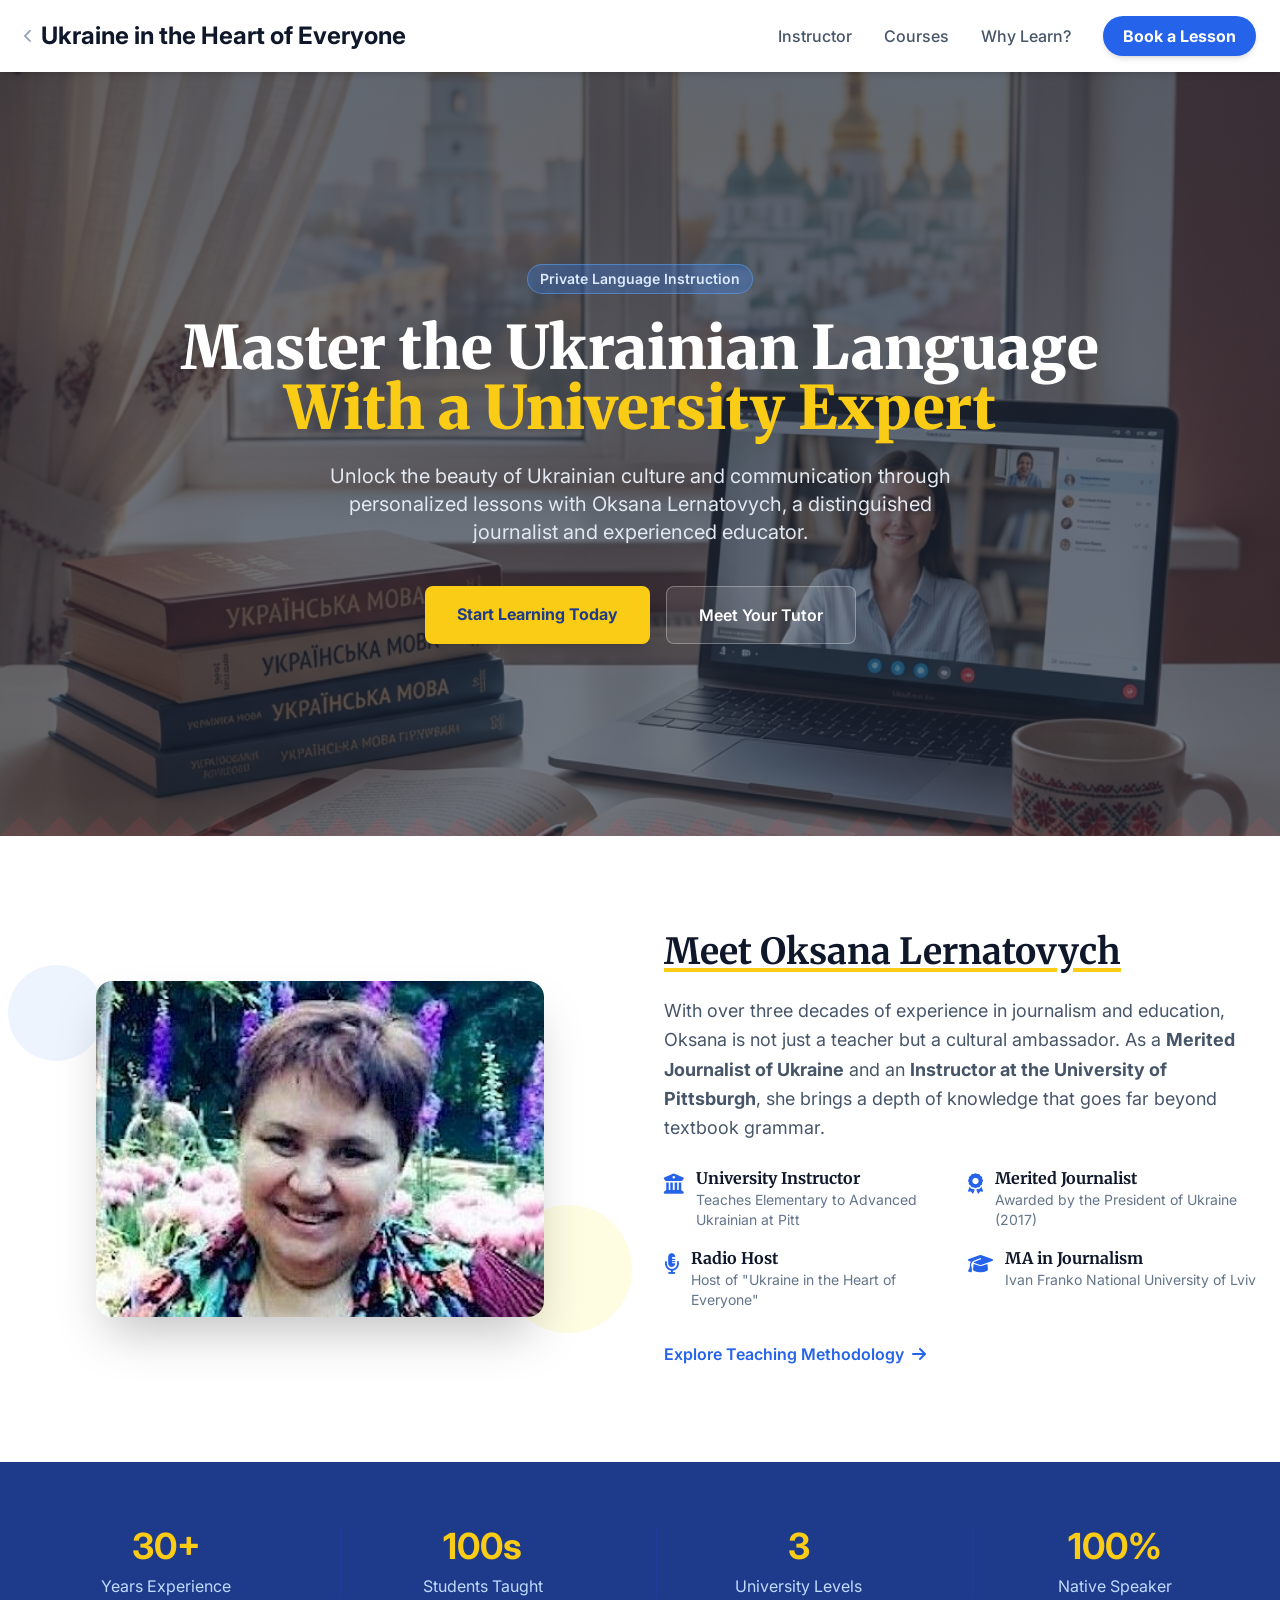
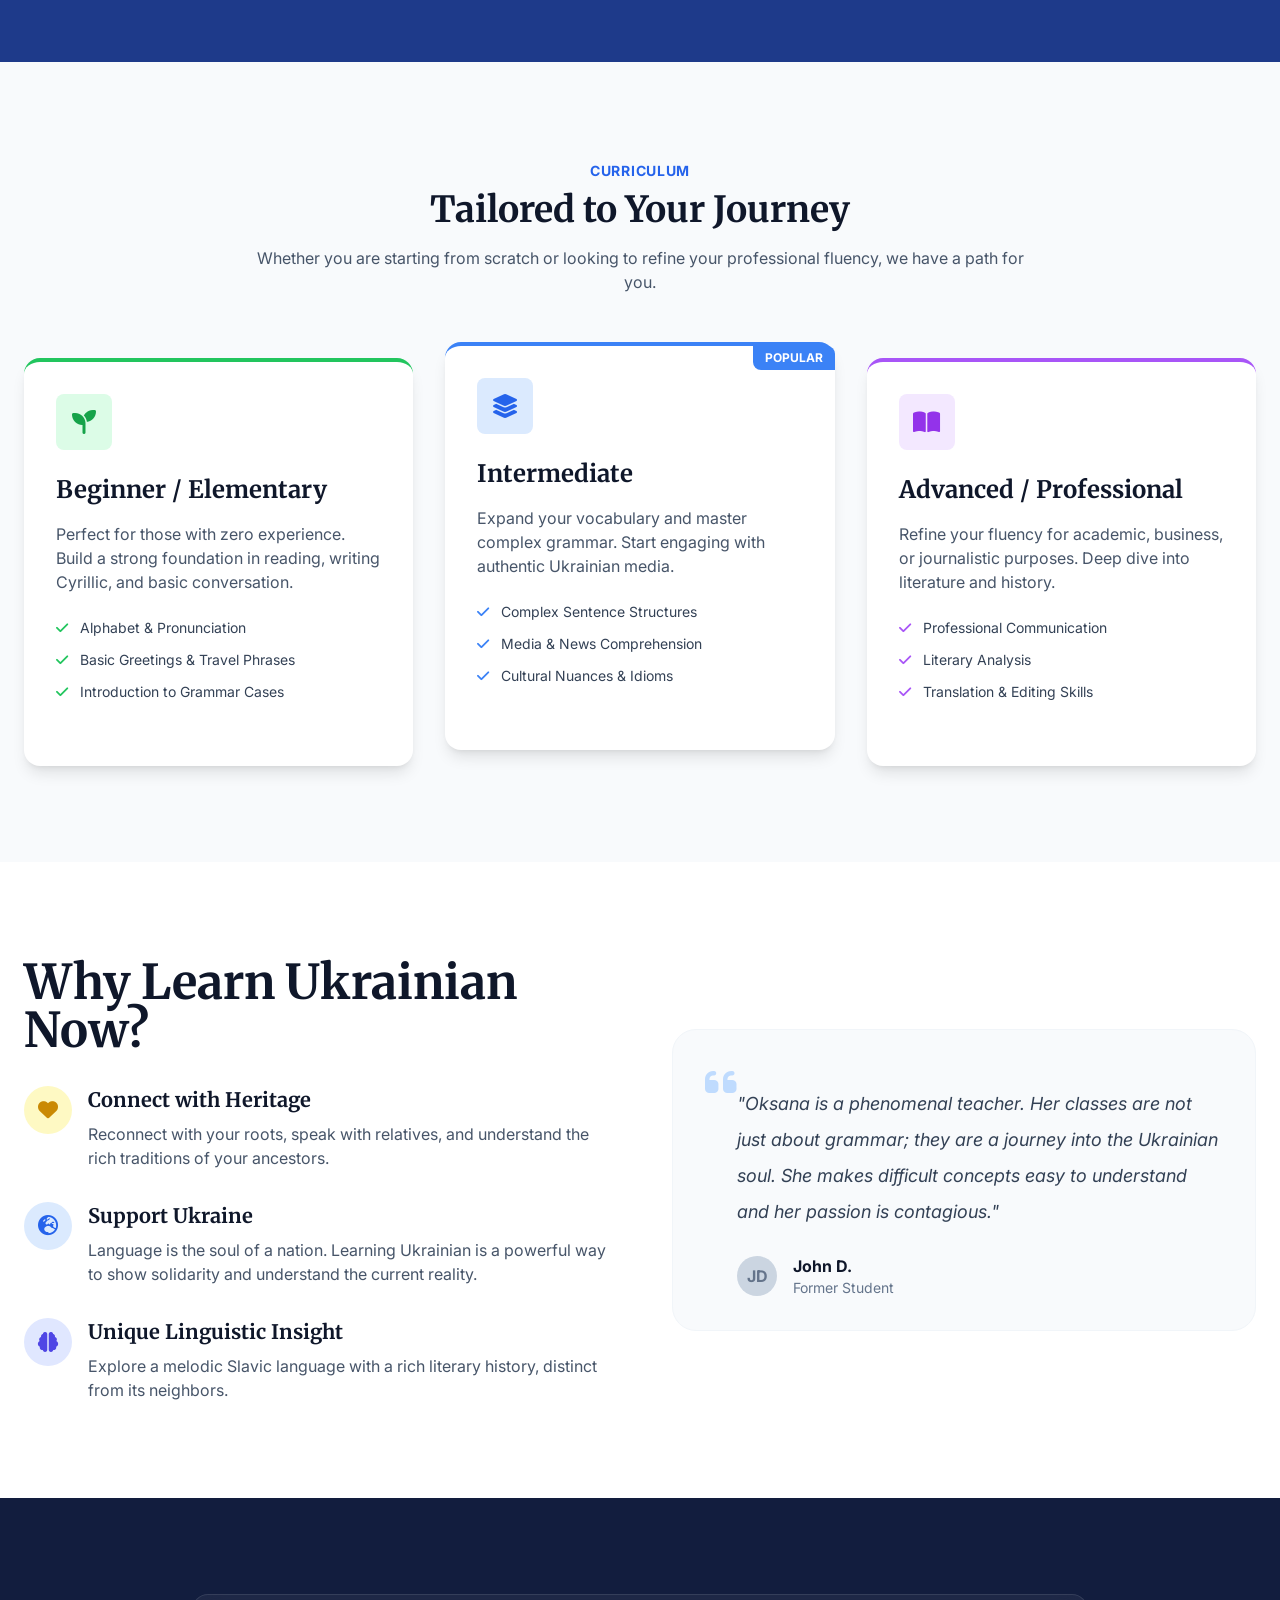
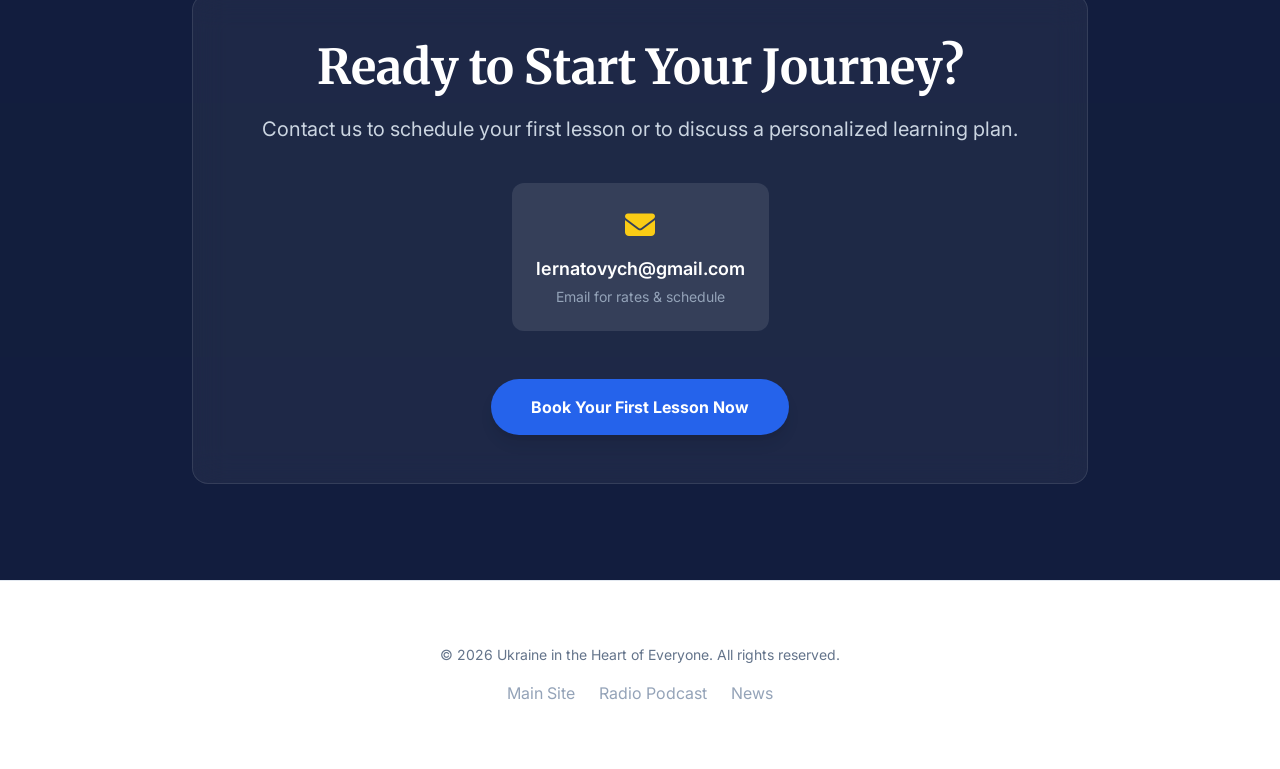
<file: tutoring.html>
<!DOCTYPE html>
<html lang="en">

<head>
    <meta charset="UTF-8">
    <meta name="viewport" content="width=device-width, initial-scale=1.0">
    <title>Learn Ukrainian with University Instructor Oksana Lernatovych | Private Tutoring</title>
    <meta name="description"
        content="Master the Ukrainian language with Oksana Lernatovych, a Merited Journalist of Ukraine and University of Pittsburgh instructor. Private lessons for all levels, from beginner to advanced.">
    <meta name="keywords"
        content="Ukrainian language tutoring, learn Ukrainian, Ukrainian lessons Pittsburgh, Oksana Lernatovych, private Ukrainian tutor, Ukrainian language course">
    <script src="js/tailwind.js"></script>
    <link
        href="https://fonts.googleapis.com/css2?family=Inter:wght@400;500;600;700;800&family=Merriweather:ital,wght@0,400;0,700;1,400&display=swap"
        rel="stylesheet">
    <link rel="stylesheet" href="https://cdnjs.cloudflare.com/ajax/libs/font-awesome/6.4.0/css/all.min.css">

    <!-- Open Graph / Facebook -->
    <meta property="og:type" content="website">
    <meta property="og:url" content="https://pittua.com/tutoring.html">
    <meta property="og:title" content="Learn Ukrainian with Oksana Lernatovych">
    <meta property="og:description"
        content="Private Ukrainian language instruction from a distinguished journalist and university educator.">
    <meta property="og:image" content="https://pittua.com/img/tutoring-hero.png">

    <!-- Twitter -->
    <meta property="twitter:card" content="summary_large_image">
    <meta property="twitter:url" content="https://pittua.com/tutoring.html">
    <meta property="twitter:title" content="Learn Ukrainian with Oksana Lernatovych">
    <meta property="twitter:description"
        content="Private Ukrainian language instruction from a distinguished journalist and university educator.">
    <meta property="twitter:image" content="https://pittua.com/img/tutoring-hero.png">

    <script type="application/ld+json">
    {
      "@context": "https://schema.org",
      "@type": "Service",
      "name": "Private Ukrainian Language Tutoring",
      "provider": {
        "@type": "Person",
        "name": "Oksana Lernatovych",
        "jobTitle": "Instructor & Journalist",
        "description": "Merited Journalist of Ukraine and Instructor at the University of Pittsburgh."
      },
      "description": "Private one-on-one Ukrainian language lessons tailored to your goals, from beginner to advanced levels.",
      "areaServed": "Worldwide (Online)",
      "offers": {
        "@type": "Offer",
        "priceCurrency": "USD",
        "availability": "https://schema.org/InStock"
      }
    }
    </script>

    <link rel="stylesheet" href="css/tutoring.css">
</head>

<body class="bg-slate-50 text-slate-800">

    <!-- Header -->
    <header class="bg-white shadow-md sticky top-0 z-50">
        <nav class="container mx-auto px-6 py-4 flex justify-between items-center">
            <a href="index.html" class="text-xl md:text-2xl font-bold text-slate-900 group flex items-center gap-2">
                <i class="fas fa-chevron-left text-sm text-slate-400 group-hover:text-blue-600 transition-colors"></i>
                Ukraine in the Heart of Everyone
            </a>
            <div class="hidden md:flex items-center space-x-8">
                <a href="#about" class="text-slate-600 hover:text-blue-600 font-medium transition-colors">Instructor</a>
                <a href="#courses" class="text-slate-600 hover:text-blue-600 font-medium transition-colors">Courses</a>
                <a href="#why-us" class="text-slate-600 hover:text-blue-600 font-medium transition-colors">Why
                    Learn?</a>
                <a href="#contact"
                    class="bg-blue-600 text-white font-bold py-2 px-5 rounded-full hover:bg-blue-700 transition-all shadow-md hover:shadow-lg">
                    Book a Lesson
                </a>
            </div>
            <!-- Mobile Menu Button -->
            <button id="mobile-menu-btn" class="md:hidden text-slate-600 hover:text-blue-600">
                <i class="fas fa-bars text-2xl"></i>
            </button>
        </nav>
        <!-- Mobile Menu -->
        <div id="mobile-menu" class="hidden md:hidden bg-white border-t p-4 space-y-4">
            <a href="#about" class="block text-slate-600 hover:text-blue-600 font-medium">Instructor</a>
            <a href="#courses" class="block text-slate-600 hover:text-blue-600 font-medium">Courses</a>
            <a href="#why-us" class="block text-slate-600 hover:text-blue-600 font-medium">Why Learn?</a>
            <a href="#contact" class="block w-full text-center bg-blue-600 text-white font-bold py-3 rounded-lg">Book a
                Lesson</a>
        </div>
    </header>

    <!-- Hero Section -->
    <section class="hero-section text-white py-32 md:py-48 relative overflow-hidden">
        <div class="absolute bottom-0 left-0 right-0 vyshyvanka-border"></div>
        <div class="container mx-auto px-6 relative z-10 text-center">
            <span
                class="inline-block py-1 px-3 rounded-full bg-blue-500/30 border border-blue-400/50 text-blue-100 text-sm font-semibold mb-6 fade-in-up">
                Private Language Instruction
            </span>
            <h1 class="text-4xl md:text-6xl font-black mb-6 leading-tight fade-in-up delay-100">
                Master the Ukrainian Language <br /><span class="text-yellow-400">With a University Expert</span>
            </h1>
            <p class="text-lg md:text-xl text-slate-200 max-w-2xl mx-auto mb-10 fade-in-up delay-200">
                Unlock the beauty of Ukrainian culture and communication through personalized lessons with Oksana
                Lernatovych, a distinguished journalist and experienced educator.
            </p>
            <div class="flex flex-col sm:flex-row justify-center gap-4 fade-in-up delay-300">
                <a href="#contact"
                    class="bg-yellow-400 text-blue-900 font-bold py-4 px-8 rounded-lg shadow-lg hover:bg-yellow-300 transition-all transform hover:-translate-y-1">
                    Start Learning Today
                </a>
                <a href="#about"
                    class="bg-white/10 backdrop-blur-sm border border-white/30 text-white font-semibold py-4 px-8 rounded-lg hover:bg-white/20 transition-all">
                    Meet Your Tutor
                </a>
            </div>
        </div>
    </section>

    <!-- Instructor Section -->
    <section id="about" class="py-24 bg-white">
        <div class="container mx-auto px-6">
            <div class="flex flex-col md:flex-row items-center gap-12">
                <div class="md:w-1/2 relative">
                    <div class="absolute -top-4 -left-4 w-24 h-24 bg-blue-100 rounded-full opacity-50 z-0"></div>
                    <div class="absolute -bottom-4 -right-4 w-32 h-32 bg-yellow-100 rounded-full opacity-50 z-0"></div>
                    <!-- Placeholder for Oksana's specific portrait if available, otherwise using a generic professional placeholder or allowing the user to update -->
                    <img src="img/oksana-lernatovych-300x400.jpg" alt="Oksana Lernatovych"
                        class="relative z-10 rounded-2xl shadow-2xl w-full max-w-md mx-auto object-cover grayscale-0 hover:grayscale transition-all duration-500">
                </div>
                <div class="md:w-1/2">
                    <h2
                        class="text-3xl md:text-4xl font-bold text-slate-900 mb-6 underline decoration-yellow-400 decoration-4 underline-offset-4">
                        Meet Oksana Lernatovych</h2>
                    <p class="text-lg text-slate-600 mb-6 leading-relaxed">
                        With over three decades of experience in journalism and education, Oksana is not just a teacher
                        but a cultural ambassador. As a <strong>Merited Journalist of Ukraine</strong> and an
                        <strong>Instructor at the University of Pittsburgh</strong>, she brings a depth of knowledge
                        that goes far beyond textbook grammar.
                    </p>

                    <div class="grid grid-cols-1 sm:grid-cols-2 gap-4 mb-8">
                        <div class="flex items-start gap-3">
                            <i class="fas fa-university text-blue-600 text-xl mt-1"></i>
                            <div>
                                <h4 class="font-bold text-slate-900">University Instructor</h4>
                                <p class="text-sm text-slate-500">Teaches Elementary to Advanced Ukrainian at Pitt</p>
                            </div>
                        </div>
                        <div class="flex items-start gap-3">
                            <i class="fas fa-award text-blue-600 text-xl mt-1"></i>
                            <div>
                                <h4 class="font-bold text-slate-900">Merited Journalist</h4>
                                <p class="text-sm text-slate-500">Awarded by the President of Ukraine (2017)</p>
                            </div>
                        </div>
                        <div class="flex items-start gap-3">
                            <i class="fas fa-microphone-lines text-blue-600 text-xl mt-1"></i>
                            <div>
                                <h4 class="font-bold text-slate-900">Radio Host</h4>
                                <p class="text-sm text-slate-500">Host of "Ukraine in the Heart of Everyone"</p>
                            </div>
                        </div>
                        <div class="flex items-start gap-3">
                            <i class="fas fa-graduation-cap text-blue-600 text-xl mt-1"></i>
                            <div>
                                <h4 class="font-bold text-slate-900">MA in Journalism</h4>
                                <p class="text-sm text-slate-500">Ivan Franko National University of Lviv</p>
                            </div>
                        </div>
                    </div>

                    <a href="#courses"
                        class="text-blue-600 font-semibold hover:text-blue-800 flex items-center gap-2 group">
                        Explore Teaching Methodology
                        <i class="fas fa-arrow-right group-hover:translate-x-1 transition-transform"></i>
                    </a>
                </div>
            </div>
        </div>
    </section>

    <!-- Stats/Trust Section -->
    <section class="bg-blue-900 text-white py-16">
        <div class="container mx-auto px-6">
            <div class="grid grid-cols-2 md:grid-cols-4 gap-8 text-center divide-x divide-blue-800/50">
                <div>
                    <div class="text-4xl font-bold text-yellow-400 mb-2">30+</div>
                    <div class="text-blue-200">Years Experience</div>
                </div>
                <div>
                    <div class="text-4xl font-bold text-yellow-400 mb-2">100s</div>
                    <div class="text-blue-200">Students Taught</div>
                </div>
                <div>
                    <div class="text-4xl font-bold text-yellow-400 mb-2">3</div>
                    <div class="text-blue-200">University Levels</div>
                </div>
                <div>
                    <div class="text-4xl font-bold text-yellow-400 mb-2">100%</div>
                    <div class="text-blue-200">Native Speaker</div>
                </div>
            </div>
        </div>
    </section>

    <!-- Course Offerings -->
    <section id="courses" class="py-24 bg-slate-50">
        <div class="container mx-auto px-6">
            <div class="text-center max-w-3xl mx-auto mb-16">
                <span class="text-blue-600 font-bold tracking-wider uppercase text-sm">Curriculum</span>
                <h2 class="text-3xl md:text-4xl font-bold text-slate-900 mt-2 mb-4">Tailored to Your Journey</h2>
                <p class="text-slate-600">Whether you are starting from scratch or looking to refine your professional
                    fluency, we have a path for you.</p>
            </div>

            <div class="grid md:grid-cols-3 gap-8">
                <!-- Beginner -->
                <div
                    class="bg-white rounded-2xl p-8 shadow-lg hover:shadow-xl transition-shadow border-t-4 border-green-500">
                    <div class="w-14 h-14 bg-green-100 rounded-lg flex items-center justify-center mb-6">
                        <i class="fas fa-seedling text-green-600 text-2xl"></i>
                    </div>
                    <h3 class="text-2xl font-bold text-slate-900 mb-4">Beginner / Elementary</h3>
                    <p class="text-slate-600 mb-6">Perfect for those with zero experience. Build a strong foundation in
                        reading, writing Cyrillic, and basic conversation.</p>
                    <ul class="space-y-3 mb-8">
                        <li class="flex items-center gap-3 text-sm text-slate-700"><i
                                class="fas fa-check text-green-500"></i> Alphabet & Pronunciation</li>
                        <li class="flex items-center gap-3 text-sm text-slate-700"><i
                                class="fas fa-check text-green-500"></i> Basic Greetings & Travel Phrases</li>
                        <li class="flex items-center gap-3 text-sm text-slate-700"><i
                                class="fas fa-check text-green-500"></i> Introduction to Grammar Cases</li>
                    </ul>
                </div>

                <!-- Intermediate -->
                <div
                    class="bg-white rounded-2xl p-8 shadow-lg hover:shadow-xl transition-shadow border-t-4 border-blue-500 relative transform md:-translate-y-4">
                    <div
                        class="absolute top-0 right-0 bg-blue-500 text-white text-xs font-bold px-3 py-1 rounded-bl-lg rounded-tr-lg">
                        POPULAR</div>
                    <div class="w-14 h-14 bg-blue-100 rounded-lg flex items-center justify-center mb-6">
                        <i class="fas fa-layer-group text-blue-600 text-2xl"></i>
                    </div>
                    <h3 class="text-2xl font-bold text-slate-900 mb-4">Intermediate</h3>
                    <p class="text-slate-600 mb-6">Expand your vocabulary and master complex grammar. Start engaging
                        with authentic Ukrainian media.</p>
                    <ul class="space-y-3 mb-8">
                        <li class="flex items-center gap-3 text-sm text-slate-700"><i
                                class="fas fa-check text-blue-500"></i> Complex Sentence Structures</li>
                        <li class="flex items-center gap-3 text-sm text-slate-700"><i
                                class="fas fa-check text-blue-500"></i> Media & News Comprehension</li>
                        <li class="flex items-center gap-3 text-sm text-slate-700"><i
                                class="fas fa-check text-blue-500"></i> Cultural Nuances & Idioms</li>
                    </ul>
                </div>

                <!-- Advanced -->
                <div
                    class="bg-white rounded-2xl p-8 shadow-lg hover:shadow-xl transition-shadow border-t-4 border-purple-500">
                    <div class="w-14 h-14 bg-purple-100 rounded-lg flex items-center justify-center mb-6">
                        <i class="fas fa-book-open text-purple-600 text-2xl"></i>
                    </div>
                    <h3 class="text-2xl font-bold text-slate-900 mb-4">Advanced / Professional</h3>
                    <p class="text-slate-600 mb-6">Refine your fluency for academic, business, or journalistic purposes.
                        Deep dive into literature and history.</p>
                    <ul class="space-y-3 mb-8">
                        <li class="flex items-center gap-3 text-sm text-slate-700"><i
                                class="fas fa-check text-purple-500"></i> Professional Communication</li>
                        <li class="flex items-center gap-3 text-sm text-slate-700"><i
                                class="fas fa-check text-purple-500"></i> Literary Analysis</li>
                        <li class="flex items-center gap-3 text-sm text-slate-700"><i
                                class="fas fa-check text-purple-500"></i> Translation & Editing Skills</li>
                    </ul>
                </div>
            </div>
        </div>
    </section>

    <!-- Why Choose Us -->
    <section id="why-us" class="py-24 bg-white relative overflow-hidden">
        <div class="container mx-auto px-6 relative z-10">
            <div class="flex flex-col lg:flex-row items-center gap-16">
                <div class="lg:w-1/2">
                    <h2 class="text-3xl md:text-5xl font-bold text-slate-900 mb-8">Why Learn Ukrainian Now?</h2>

                    <div class="space-y-8">
                        <div class="flex gap-4">
                            <div
                                class="w-12 h-12 bg-yellow-100 rounded-full flex items-center justify-center flex-shrink-0">
                                <i class="fas fa-heart text-yellow-600 text-xl"></i>
                            </div>
                            <div>
                                <h4 class="text-xl font-bold text-slate-900 mb-2">Connect with Heritage</h4>
                                <p class="text-slate-600">Reconnect with your roots, speak with relatives, and
                                    understand the rich traditions of your ancestors.</p>
                            </div>
                        </div>

                        <div class="flex gap-4">
                            <div
                                class="w-12 h-12 bg-blue-100 rounded-full flex items-center justify-center flex-shrink-0">
                                <i class="fas fa-globe-europe text-blue-600 text-xl"></i>
                            </div>
                            <div>
                                <h4 class="text-xl font-bold text-slate-900 mb-2">Support Ukraine</h4>
                                <p class="text-slate-600">Language is the soul of a nation. Learning Ukrainian is a
                                    powerful way to show solidarity and understand the current reality.</p>
                            </div>
                        </div>

                        <div class="flex gap-4">
                            <div
                                class="w-12 h-12 bg-indigo-100 rounded-full flex items-center justify-center flex-shrink-0">
                                <i class="fas fa-brain text-indigo-600 text-xl"></i>
                            </div>
                            <div>
                                <h4 class="text-xl font-bold text-slate-900 mb-2">Unique Linguistic Insight</h4>
                                <p class="text-slate-600">Explore a melodic Slavic language with a rich literary
                                    history, distinct from its neighbors.</p>
                            </div>
                        </div>
                    </div>
                </div>
                <div class="lg:w-1/2">
                    <div class="bg-slate-50 p-8 rounded-3xl border border-slate-100 relative">
                        <i class="fas fa-quote-left text-4xl text-blue-200 absolute top-8 left-8"></i>
                        <p class="text-slate-700 italic text-lg leading-loose pl-8 pt-6 mb-6">
                            "Oksana is a phenomenal teacher. Her classes are not just about grammar; they are a journey
                            into the Ukrainian soul. She makes difficult concepts easy to understand and her passion is
                            contagious."
                        </p>
                        <div class="flex items-center gap-4 pl-8">
                            <div
                                class="w-10 h-10 bg-slate-300 rounded-full flex items-center justify-center text-slate-500 font-bold">
                                JD</div>
                            <div>
                                <div class="font-bold text-slate-900">John D.</div>
                                <div class="text-sm text-slate-500">Former Student</div>
                            </div>
                        </div>
                    </div>
                </div>
            </div>
        </div>
    </section>

    <!-- Contact / Pricing CTA -->
    <section id="contact" class="py-24 bg-slate-900 text-white relative">
        <div class="absolute inset-0 bg-blue-900/20"></div>
        <div class="container mx-auto px-6 relative z-10">
            <div
                class="max-w-4xl mx-auto bg-white/5 backdrop-blur-lg border border-white/10 rounded-2xl p-8 md:p-12 text-center">
                <h2 class="text-3xl md:text-5xl font-bold mb-6">Ready to Start Your Journey?</h2>
                <p class="text-xl text-slate-300 mb-10">
                    Contact us to schedule your first lesson or to discuss a personalized learning plan.
                </p>

                <div class="flex flex-col md:flex-row justify-center items-center gap-6 mb-12">
                    <div
                        class="bg-white/10 p-6 rounded-xl w-full md:w-auto min-w-[250px] hover:bg-white/20 transition-colors cursor-pointer">
                        <i class="fas fa-envelope text-3xl text-yellow-400 mb-3 block"></i>
                        <a href="mailto:lernatovych@gmail.com"
                            class="text-lg font-semibold hover:text-yellow-400 transition-colors">lernatovych@gmail.com</a>
                        <p class="text-sm text-slate-400 mt-1">Email for rates & schedule</p>
                    </div>
                </div>

                <a href="mailto:lernatovych@gmail.com?subject=Inquiry about Ukrainian Lessons"
                    class="inline-block bg-blue-600 hover:bg-blue-500 text-white font-bold py-4 px-10 rounded-full shadow-lg hover:shadow-blue-500/50 transition-all transform hover:-translate-y-1">
                    Book Your First Lesson Now
                </a>
            </div>
        </div>
    </section>

    <!-- Footer -->
    <footer class="bg-white border-t border-slate-200 pt-16 pb-8">
        <div class="container mx-auto px-6 text-center">
            <p class="text-slate-500 text-sm mb-4">
                &copy;
                <script>document.write(new Date().getFullYear())</script> Ukraine in the Heart of Everyone. All rights
                reserved.
            </p>
            <div class="flex justify-center gap-6 mb-8">
                <a href="index.html" class="text-slate-400 hover:text-blue-600 transition-colors">Main Site</a>
                <a href="index.html#episodes" class="text-slate-400 hover:text-blue-600 transition-colors">Radio
                    Podcast</a>
                <a href="index.html#news" class="text-slate-400 hover:text-blue-600 transition-colors">News</a>
            </div>
        </div>
    </footer>

    <script src="js/tutoring.js"></script>
</body>

</html>
</file>
<file: css/tutoring.css>
html {
    scroll-behavior: smooth;
}

body {
    font-family: 'Inter', sans-serif;
}

h1,
h2,
h3,
h4 {
    font-family: 'Merriweather', serif;
}

.hero-section {
    background-image: linear-gradient(rgba(30, 41, 59, 0.7), rgba(30, 41, 59, 0.6)), url('../img/tutoring-hero.png');
    background-size: cover;
    background-position: center;
}

.vyshyvanka-border {
    background-image: url("data:image/svg+xml,%3Csvg width='40' height='40' viewBox='0 0 40 40' xmlns='http://www.w3.org/2000/svg'%3E%3Cpath d='M20 0l20 20-20 20L0 20z' fill='%23ef4444' fill-opacity='0.1'/%3E%3C/svg%3E");
    background-repeat: repeat-x;
    height: 20px;
}

.fade-in-up {
    animation: fadeInUp 0.8s ease-out forwards;
    opacity: 0;
    transform: translateY(20px);
}

@keyframes fadeInUp {
    to {
        opacity: 1;
        transform: translateY(0);
    }
}

.delay-100 {
    animation-delay: 0.1s;
}

.delay-200 {
    animation-delay: 0.2s;
}

.delay-300 {
    animation-delay: 0.3s;
}
</file>
